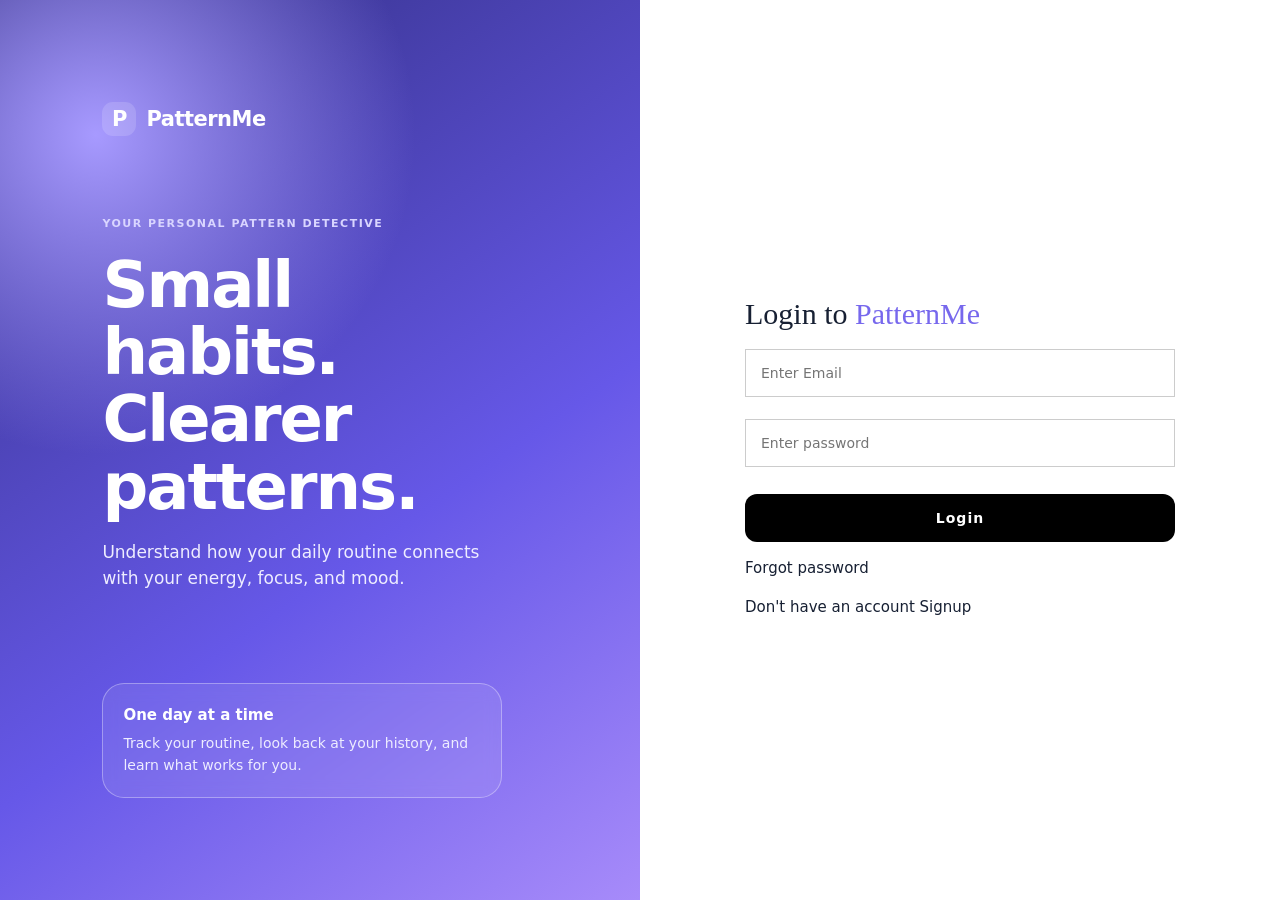
<file: login.html>
<!doctype html>
<html lang="en">

<head>
    <meta charset="utf-8">
    <meta name="viewport" content="width=device-width,initial-scale=1">
    <title>Log in • PatternMe</title>
    <link rel="stylesheet" href="style.css">
    <!-- <script src="app.js" defer></script> -->
</head>

<body>
    <main class="auth-shell">
        <section class="auth-visual"><a class="brand" href="login.html" style="color:white"><span class="brand-mark"
                    style="background:#ffffff25">P</span>PatternMe</a>
            <div><span class="eyebrow" style="color:#d9d5ff">Your personal pattern detective</span>
                <h1>Small habits.<br>Clearer patterns.</h1>
                <p>Understand how your daily routine connects with your energy, focus, and mood.</p>
            </div>
            <div class="auth-bubble"><strong>One day at a time</strong>
                <p style="margin:6px 0 0;font-size:14px">Track your routine, look back at your history, and learn what
                    works for you.</p>
            </div>
        </section>
        
        <!--Start authentication section-->
    <section class="auth-container">
        <div class="auth-box">
            <h2>Login to <span>PatternMe</span></h2>

            <form id="Login">
                <div>
                    <input type="email" placeholder="Enter Email" id="email" >
                    <small></small>
                </div>

                <div>
                    <input type="password" placeholder="Enter password" id="password">
                    <small></small>
                </div>

                <button type="submit">Login</button>
            </form>

            <p><a href="register.html">Forgot password</a></p>
            <p>Don't have an account <a href="register.html">Signup</a></p>
        </div>
    </section>

    <!--End authentication section-->

    </main>
    <script src="js/login.js">
        // document.getElementById('loginForm').addEventListener('submit', e => { e.preventDefault(); const email = document.getElementById('email').value.trim().toLowerCase(), password = document.getElementById('password').value; const accounts = getAccounts(), account = accounts[email]; if (!account || account.password !== password) { showMessage('Email or password is incorrect. Please try again.', 'error'); return } setSession(email); location.href = 'dashboard.html' });
        // if (getSession() && currentAccount()) location.href = 'dashboard.html';
    </script>
</body>

</html>
</file>
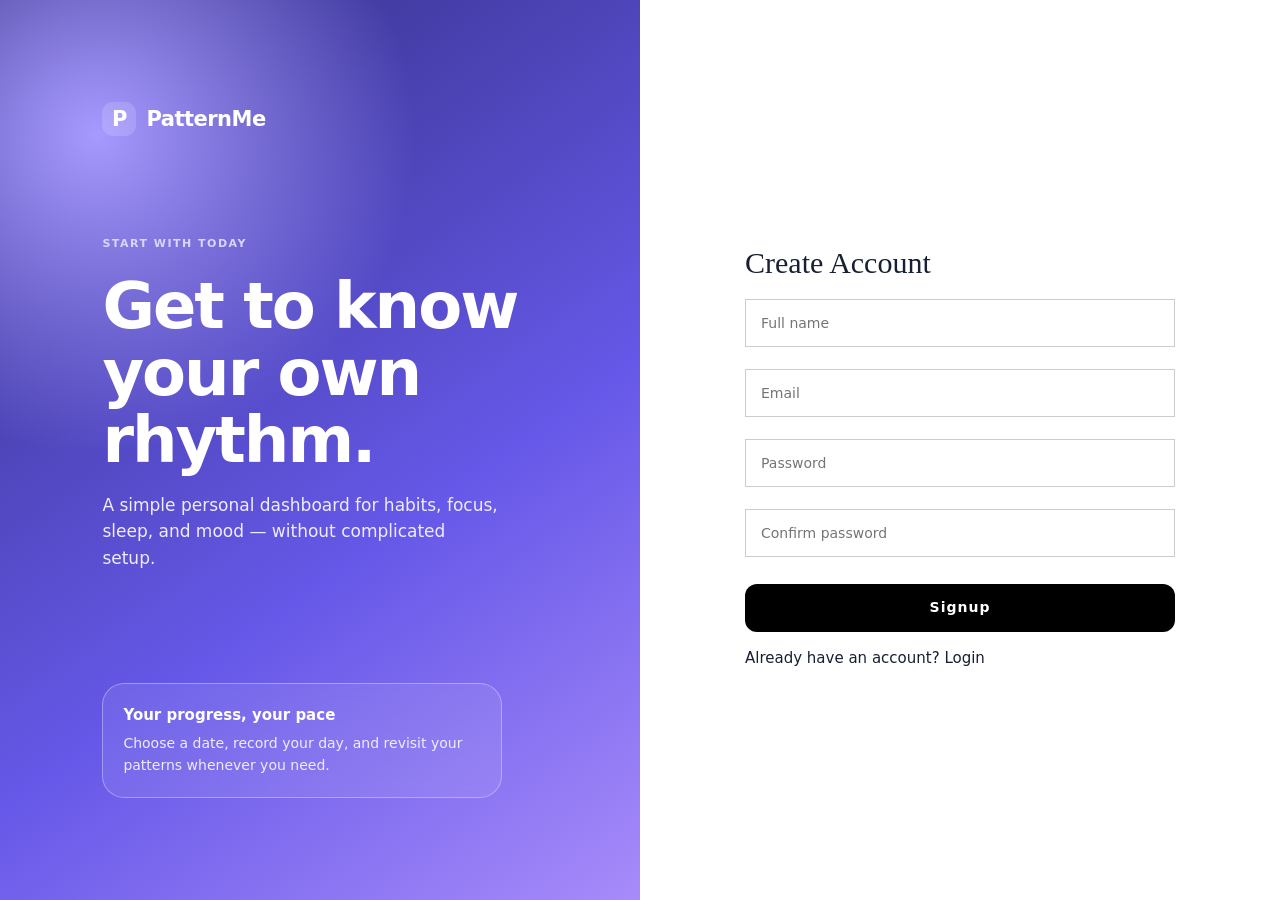
<file: register.html>
<!doctype html>
<html lang="en">

<head>
    <meta charset="utf-8">
    <meta name="viewport" content="width=device-width,initial-scale=1">
    <title>Create account • PatternMe</title>
    <link rel="stylesheet" href="style.css">
    <!-- <script src="app.js" defer></script> -->
</head>

<body>
    <main class="auth-shell">
        <section class="auth-visual"><a class="brand" href="login.html" style="color:white"><span class="brand-mark"
                    style="background:#ffffff25">P</span>PatternMe</a>
            <div><span class="eyebrow" style="color:#d9d5ff">Start with today</span>
                <h1>Get to know<br>your own rhythm.</h1>
                <p>A simple personal dashboard for habits, focus, sleep, and mood — without complicated setup.</p>
            </div>
            <div class="auth-bubble"><strong>Your progress, your pace</strong>
                <p style="margin:6px 0 0;font-size:14px">Choose a date, record your day, and revisit your patterns
                    whenever you need.</p>
            </div>
        </section>
        
        <!--Start authentication section-->
<section class="auth-container">

    <div class="auth-box">

        <h2>Create Account</h2>

        <form id="signUp">
           <div>
            <input type="text" placeholder="Full name"  id="name">
            <small></small>
           </div>
            
           <div>
            <input type="email" placeholder="Email"  id="email">
            <small></small>
           </div>
            
           <div>
            <input type="password" placeholder="Password"  id="password">
            <small></small>
           </div>
            
           <div>
            <input type="password" placeholder="Confirm password"  id="confirm-password">
            <small></small>
           </div>
            

            <button type="submit">Signup</button>
        </form>

        <p>Already have an account? <a href="login.html">Login</a></p>

    </div>

</section>

<!--End authentication section-->

    </main>
    <script src="js/register.js">
        // document.getElementById('registerForm').addEventListener('submit', e => { e.preventDefault(); const name = document.getElementById('name').value.trim(), email = document.getElementById('email').value.trim().toLowerCase(), password = document.getElementById('password').value; const accounts = getAccounts(); if (accounts[email]) { showMessage('An account with this email already exists. Please log in.', 'error'); return } accounts[email] = { name, email, password, entries: {}, createdAt: new Date().toISOString() }; saveAccounts(accounts); setSession(email); location.href = 'dashboard.html' });
    </script>
</body>

</html>
</file>
<file: style.css>
:root {
    --bg: #f5f7fb;
    --card: #fff;
    --ink: #172033;
    --muted: #697386;
    --line: #e4e9f2;
    --brand: #6658e8;
    --brand2: #8b5cf6;
    --soft: #efedff;
    --green: #138a63;
    --red: #c2415d;
    --shadow: 0 12px 35px rgba(31, 41, 55, .07)
}

* {
    box-sizing: border-box
}

body {
    margin: 0;
    background: var(--bg);
    color: var(--ink);
    font: 15px/1.55 Inter, ui-sans-serif, system-ui, -apple-system, "Segoe UI", sans-serif
}

/* ===== NAVIGATION BAR ===== */

.topbar {
  position: sticky;
  top: 0;
  z-index: 1000;
  background: #ffffff;
  border-bottom: 1px solid #e4e9f2;
  box-shadow: 0 3px 12px rgba(31, 41, 55, 0.04);
}

.nav-container {
  max-width: 1200px;
  min-height: 76px;
  margin: 0 auto;
  padding: 12px 24px;

  display: flex;
  align-items: center;
  justify-content: space-between;
  gap: 24px;
}

/* Logo */

.brand {
  display: flex;
  align-items: center;
  gap: 10px;

  color: #172033;
  text-decoration: none;
  font-size: 21px;
  font-weight: 800;
  white-space: nowrap;
}

.brand-icon {
  width: 38px;
  height: 38px;
  display: grid;
  place-items: center;

  color: #ffffff;
  background: linear-gradient(135deg, #6658e8, #8b5cf6);
  border-radius: 12px;
}

/* Links */

.nav-links {
  display: flex;
  align-items: center;
  justify-content: center;
  gap: 5px;
}

.nav-links a {
  padding: 10px 13px;
  border-radius: 10px;

  color: #697386;
  text-decoration: none;
  font-size: 14px;
  font-weight: 650;

  transition: background 0.2s, color 0.2s;
}

.nav-links a:hover,
.nav-links a.active {
  background: #efedff;
  color: #6658e8;
}

/* User section */

.nav-user {
  display: flex;
  align-items: center;
  gap: 10px;
}

.user-avatar {
  width: 36px;
  height: 36px;
  flex-shrink: 0;
  display: grid;
  place-items: center;

  background: #efedff;
  color: #6658e8;
  border-radius: 50%;
  font-weight: 800;
}

.user-name {
  font-size: 14px;
  font-weight: 700;
  white-space: nowrap;
}

.logout-btn {
  padding: 9px 12px;
  border: 1px solid #e4e9f2;
  border-radius: 10px;

  background: #ffffff;
  color: #172033;
  font-weight: 700;
  cursor: pointer;
}

.logout-btn:hover {
  background: #fff0f2;
  color: #c2415d;
}

/* Responsive navigation */

@media (max-width: 900px) {
  .nav-container {
    flex-wrap: wrap;
    gap: 12px;
  }

  .nav-links {
    order: 3;
    width: 100%;
    justify-content: flex-start;
    overflow-x: auto;
  }

  .nav-links a {
    white-space: nowrap;
  }
}

@media (max-width: 480px) {
  .nav-container {
    padding: 12px 14px;
  }

  .brand {
    font-size: 18px;
  }

  .user-name {
    display: none;
  }

  .logout-btn {
    padding: 8px 10px;
  }

  .nav-links a {
    padding: 9px 10px;
    font-size: 13px;
  }
}

a {
    color: inherit;
    text-decoration: none
}

button,
input,
select,
textarea {
    font: inherit
}

button,
.btn {
    border: 0;
    border-radius: 12px;
    background: var(--brand);
    color: #fff;
    padding: 11px 16px;
    font-weight: 700;
    cursor: pointer;
    display: inline-flex;
    align-items: center;
    justify-content: center;
    gap: 8px
}

button:hover,
.btn:hover {
    filter: brightness(.96)
}

.btn.secondary,
button.secondary {
    background: #fff;
    color: var(--ink);
    border: 1px solid var(--line)
}

.btn.danger,
button.danger {
    background: #fff0f2;
    color: var(--red);
    border: 1px solid #ffd4dc
}

.wrap {
    max-width: 1120px;
    margin: 0 auto;
    padding: 28px 22px 48px
}

.topbar {
    background: #fff;
    border-bottom: 1px solid var(--line);
    position: sticky;
    top: 0;
    z-index: 5
}

.topbar-inner {
    max-width: 1120px;
    margin: auto;
    padding: 14px 22px;
    display: flex;
    align-items: center;
    justify-content: space-between;
    gap: 20px
}

.brand {
    font-weight: 900;
    letter-spacing: -.5px;
    font-size: 21px;
    display: flex;
    align-items: center;
    gap: 10px
}

.brand-mark {
    width: 34px;
    height: 34px;
    border-radius: 11px;
    background: linear-gradient(135deg, var(--brand), var(--brand2));
    color: #fff;
    display: grid;
    place-items: center
}

.nav {
    display: flex;
    gap: 5px;
    flex-wrap: wrap
}

.nav a {
    padding: 9px 12px;
    border-radius: 10px;
    color: var(--muted);
    font-weight: 650
}

.nav a.active,
.nav a:hover {
    background: var(--soft);
    color: var(--brand)
}

.user-tools {
    display: flex;
    align-items: center;
    gap: 10px
}

.avatar {
    width: 34px;
    height: 34px;
    border-radius: 50%;
    background: var(--soft);
    color: var(--brand);
    display: grid;
    place-items: center;
    font-weight: 800
}

.eyebrow {
    text-transform: uppercase;
    letter-spacing: 1.5px;
    color: var(--brand);
    font-size: 11px;
    font-weight: 850
}

.page-head {
    display: flex;
    align-items: flex-end;
    justify-content: space-between;
    gap: 18px;
    margin: 12px 0 25px
}

.page-head h1 {
    margin: 5px 0 3px;
    font-size: clamp(28px, 4vw, 38px);
    letter-spacing: -1.2px;
    line-height: 1.15
}

.page-head p {
    margin: 0;
    color: var(--muted)
}

.grid {
    display: grid;
    gap: 18px
}

.grid.cards {
    grid-template-columns: repeat(4, minmax(0, 1fr))
}

.grid.two {
    grid-template-columns: repeat(2, minmax(0, 1fr))
}

.card {
    background: var(--card);
    border: 1px solid var(--line);
    border-radius: 19px;
    padding: 22px;
    box-shadow: var(--shadow);
    min-width: 0
}

.metric-label {
    font-size: 13px;
    color: var(--muted);
    font-weight: 650
}

.metric {
    font-size: 30px;
    font-weight: 850;
    letter-spacing: -1px;
    margin: 6px 0
}

.metric-note {
    font-size: 12px;
    color: var(--muted)
}

.card h2,
.card h3 {
    margin: 0 0 14px;
    letter-spacing: -.3px
}

.section-title {
    display: flex;
    align-items: center;
    justify-content: space-between;
    gap: 12px;
    margin-bottom: 14px
}

.section-title h2 {
    margin: 0;
    font-size: 18px
}

.section-title a {
    color: var(--brand);
    font-weight: 750;
    font-size: 13px
}

.form-grid {
    display: grid;
    grid-template-columns: repeat(2, minmax(0, 1fr));
    gap: 16px
}

.field {
    display: flex;
    flex-direction: column;
    gap: 7px
}

.field.full {
    grid-column: 1/-1
}

.field label {
    font-weight: 750;
    font-size: 13px
}

.field input,
.field select,
.field textarea {
    width: 100%;
    border: 1px solid #dce2ec;
    border-radius: 11px;
    background: #fff;
    padding: 12px 13px;
    color: var(--ink);
    outline: none
}

.field input:focus,
.field select:focus,
.field textarea:focus {
    border-color: var(--brand);
    box-shadow: 0 0 0 3px #6658e81c
}

.field small,
.muted {
    color: var(--muted)
}

.field textarea {
    resize: vertical;
    min-height: 90px
}

.form-actions {
    display: flex;
    gap: 10px;
    flex-wrap: wrap;
    margin-top: 20px
}

.notice {
    padding: 12px 14px;
    border-radius: 12px;
    background: #f0fdf8;
    color: #126b50;
    border: 1px solid #c8f1df;
    margin-bottom: 16px
}

.error {
    padding: 12px 14px;
    border-radius: 12px;
    background: #fff0f2;
    color: #a42e48;
    border: 1px solid #ffd4dc;
    margin-bottom: 16px
}

.table-wrap {
    overflow: auto
}

.table {
    width: 100%;
    border-collapse: collapse;
    min-width: 650px
}

.table th,
.table td {
    text-align: left;
    padding: 13px 12px;
    border-bottom: 1px solid var(--line);
    font-size: 13px
}

.table th {
    color: var(--muted);
    font-weight: 750;
    background: #fafbfe
}

.table td {
    font-weight: 550
}

.pill {
    display: inline-flex;
    border-radius: 99px;
    padding: 4px 9px;
    font-size: 11px;
    font-weight: 800;
    background: var(--soft);
    color: var(--brand)
}

.empty {
    padding: 35px 15px;
    text-align: center;
    color: var(--muted)
}

.empty strong {
    display: block;
    color: var(--ink);
    font-size: 17px;
    margin-bottom: 5px
}

.bar-list {
    display: grid;
    gap: 13px
}

.bar-row {
    display: grid;
    grid-template-columns: 90px 1fr 42px;
    gap: 12px;
    align-items: center;
    font-size: 13px
}

.bar-track {
    height: 10px;
    background: #edf0f7;
    border-radius: 20px;
    overflow: hidden
}

.bar-fill {
    height: 100%;
    background: linear-gradient(90deg, var(--brand), #a78bfa);
    border-radius: 20px
}

.heatmap {
    display: grid;
    grid-template-columns: repeat(7, minmax(0, 1fr));
    gap: 7px
}

.heat-cell {
    aspect-ratio: 1;
    border-radius: 8px;
    background: #edf0f7;
    display: grid;
    place-items: center;
    font-size: 10px;
    color: #596276
}

.heat-cell.level1 {
    background: #d9d5ff
}

.heat-cell.level2 {
    background: #aaa0ff;
    color: #fff
}

.heat-cell.level3 {
    background: #7768ed;
    color: #fff
}

.heat-cell.level4 {
    background: #4e40c9;
    color: #fff
}

.insight {
    padding: 15px;
    border-radius: 14px;
    background: #f8f7ff;
    border: 1px solid #e5e1ff;
    margin-bottom: 10px
}

.insight strong {
    display: block;
    margin-bottom: 4px
}

.auth-shell {
    min-height: 100vh;
    display: grid;
    grid-template-columns: 1fr 1fr;
    background: #fff
}

.auth-visual {
    padding: 8vw;
    display: flex;
    flex-direction: column;
    justify-content: space-between;
    background: radial-gradient(circle at 15% 15%, #a79aff, transparent 34%), linear-gradient(145deg, #312e81, #6658e8 60%, #a78bfa);
    color: #fff
}

.auth-visual h1 {
    font-size: clamp(38px, 5vw, 64px);
    line-height: 1.05;
    letter-spacing: -2px;
    max-width: 480px;
    margin: 18px 0
}

.auth-visual p {
    max-width: 400px;
    color: #eeedff;
    font-size: 17px
}

.auth-bubble {
    border: 1px solid #ffffff55;
    background: #ffffff16;
    border-radius: 22px;
    padding: 20px;
    max-width: 400px;
    backdrop-filter: blur(8px)
}

.auth-container {
    display: grid;
    place-items: center;
    padding: 36px 22px;
    border: #5145cd;
}

.auth-box {
    width: min(430px, 100%)
}

/* Heading */

.auth-box h2 {
    font-family: Georgia, serif;
    font-size: 30px;
    font-weight: 400;
    margin-bottom: 12px;
}


/* KRONOS text */

.auth-box h2 span {
    color: #7768ed;
}


/* Description */

.login-text {
    color: #777;
    font-size: 14px;
    margin-bottom: 30px;
    line-height: 1.5;
}


/* Form */

.auth-box form {
    display: flex;
    flex-direction: column;
    gap: 18px;
}


/* Input */

.auth-box input {
    width: 100%;
    height: 48px;
    padding: 0 15px;
    border: 1px solid #ccc;
    outline: none;
    font-size: 14px;
    color: #333;
    transition: 0.3s;
}

.auth-box input:focus {
    border-color: #7768ed;
    box-shadow: 0 0 0 1px #7768ed;
}


/* Login Button */

.auth-box button {
    width: 100%;
    height: 48px;
    border: none;
    background-color:rgb(0, 0, 0);
    color: white;
    font-size: 14px;
    font-weight: bold;
    letter-spacing: 1px;
    cursor: pointer;
    transition: 0.3s;
    margin-top: 5px;
}

.auth-box button:hover {
    background-color: #7768ed;
    color: white;
}


/* Forgot password */

.forgot {
    margin-top: 22px;
}

.forgot a {
    color: #7768ed;
    font-size: 13px;
}

.forgot a:hover {
    text-decoration: underline;
}

.alert-error {
    background-color: #fee2e2;
    color: #991b1b;
    border: 1px solid #f87171;
    padding: 10px 14px;
    border-radius: 6px;
    font-size: 14px;
    margin-bottom: 15px;
    text-align: center;
}

.alert-success {
    background-color: #dcfce7;
    color: #166534;
    border: 1px solid #86efac;
    padding: 10px 14px;
    border-radius: 6px;
    font-size: 14px;
    margin-bottom: 15px;
    text-align: center;
}

.auth-box div small {
    display: block;
    color: #dc2626;
    font-size: 12px;
    margin-top: 4px;
    text-align: left;
}

.auth-box div.error input {
    border-color: #dc2626;
}

.auth-box div.success input {
    border-color: #16a34a;
}


/* .auth-box h2 {
    font-size: 30px;
    letter-spacing: -.8px;
    margin: 7px 0
}

.auth->p {
    color: var(--muted);
    margin-top: 0;
    margin-bottom: 25px
}

.auth-card .field {
    margin-bottom: 15px
}

.auth-card .btn {
    width: 100%;
    margin-top: 6px
}

.auth-foot {
    text-align: center;
    color: var(--muted);
    margin-top: 18px
}

.auth-foot a {
    color: var(--brand);
    font-weight: 800
} */


.footer {
    text-align: center;
    color: #8b93a4;
    font-size: 12px;
    margin-top: 30px
}

/* ===== FOOTER ===== */

.site-footer {
  margin-top: 55px;
  background: #ffffff;
  border-top: 1px solid #e4e9f2;
}

.footer-container {
  max-width: 1200px;
  margin: 0 auto;
  padding: 38px 24px;

  display: grid;
  grid-template-columns: 1.3fr 0.8fr 1fr;
  gap: 45px;
}

/* Footer brand */

.footer-logo {
  display: inline-flex;
  align-items: center;
  gap: 10px;

  color: #172033;
  text-decoration: none;
  font-size: 20px;
  font-weight: 800;
}

.footer-brand p,
.footer-info p {
  max-width: 320px;
  color: #697386;
  font-size: 14px;
  line-height: 1.8;
}

/* Footer headings */

.footer-links h3,
.footer-info h3 {
  margin: 4px 0 14px;
  color: #172033;
  font-size: 15px;
}

/* Footer links */

.footer-links {
  display: flex;
  flex-direction: column;
  align-items: flex-start;
  gap: 10px;
}

.footer-links a {
  color: #697386;
  font-size: 14px;
  text-decoration: none;
  transition: color 0.2s;
}

.footer-links a:hover {
  color: #6658e8;
}

/* Storage information */

.storage-label {
  display: inline-block;
  margin-top: 8px;
  padding: 7px 10px;

  color: #138a63;
  background: #f0fdf8;
  border: 1px solid #c8f1df;
  border-radius: 8px;

  font-size: 12px;
  font-weight: 650;
}

/* Copyright section */

.footer-bottom {
  padding: 17px 20px;
  border-top: 1px solid #e4e9f2;
  text-align: center;
}

.footer-bottom p {
  margin: 0;
  color: #8b93a4;
  font-size: 12px;
}

/* Responsive footer */

@media (max-width: 750px) {
  .footer-container {
    grid-template-columns: repeat(2, minmax(0, 1fr));
    gap: 28px;
  }

  .footer-brand {
    grid-column: 1 / -1;
  }
}

@media (max-width: 480px) {
  .footer-container {
    grid-template-columns: 1fr;
    gap: 22px;
    padding: 30px 18px;
  }

  .footer-brand {
    grid-column: auto;
  }

  .footer-bottom {
    padding: 16px;
  }
}

.checkin-date {
    display: flex;
    align-items: center;
    gap: 12px;
    flex-wrap: wrap
}

.checkin-date input {
    max-width: 210px
}

.welcome-strip {
    display: flex;
    justify-content: space-between;
    align-items: center;
    gap: 20px;
    background: linear-gradient(110deg, #4f46e5, #8b5cf6);
    color: white;
    padding: 24px;
    border-radius: 20px;
    margin-bottom: 20px
}

.welcome-strip h2 {
    margin: 0 0 4px;
    font-size: 23px
}

.welcome-strip p {
    margin: 0;
    color: #e9e7ff
}

.welcome-strip .btn {
    background: #fff;
    color: #5145cd;
    white-space: nowrap
}

@media(max-width:900px) {
    .grid.cards {
        grid-template-columns: repeat(2, minmax(0, 1fr))
    }

    .topbar-inner {
        flex-wrap: wrap
    }

    .nav {
        order: 3;
        width: 100%;
        overflow: auto
    }

    .auth-shell {
        grid-template-columns: 1fr
    }

    .auth-visual {
        display: none
    }
}

@media(max-width:600px) {
    .wrap {
        padding: 22px 14px 35px
    }

    .grid.cards,
    .grid.two,
    .form-grid {
        grid-template-columns: 1fr
    }

    .page-head {
        align-items: flex-start;
        flex-direction: column
    }

    .card {
        padding: 17px
    }

    .welcome-strip {
        align-items: flex-start;
        flex-direction: column
    }

    .topbar-inner {
        padding: 12px 14px
    }

    .nav a {
        white-space: nowrap
    }

    .user-tools .user-name {
        display: none
    }

    .metric {
        font-size: 27px
    }

    .field.full {
        grid-column: auto
    }
}
</file>
